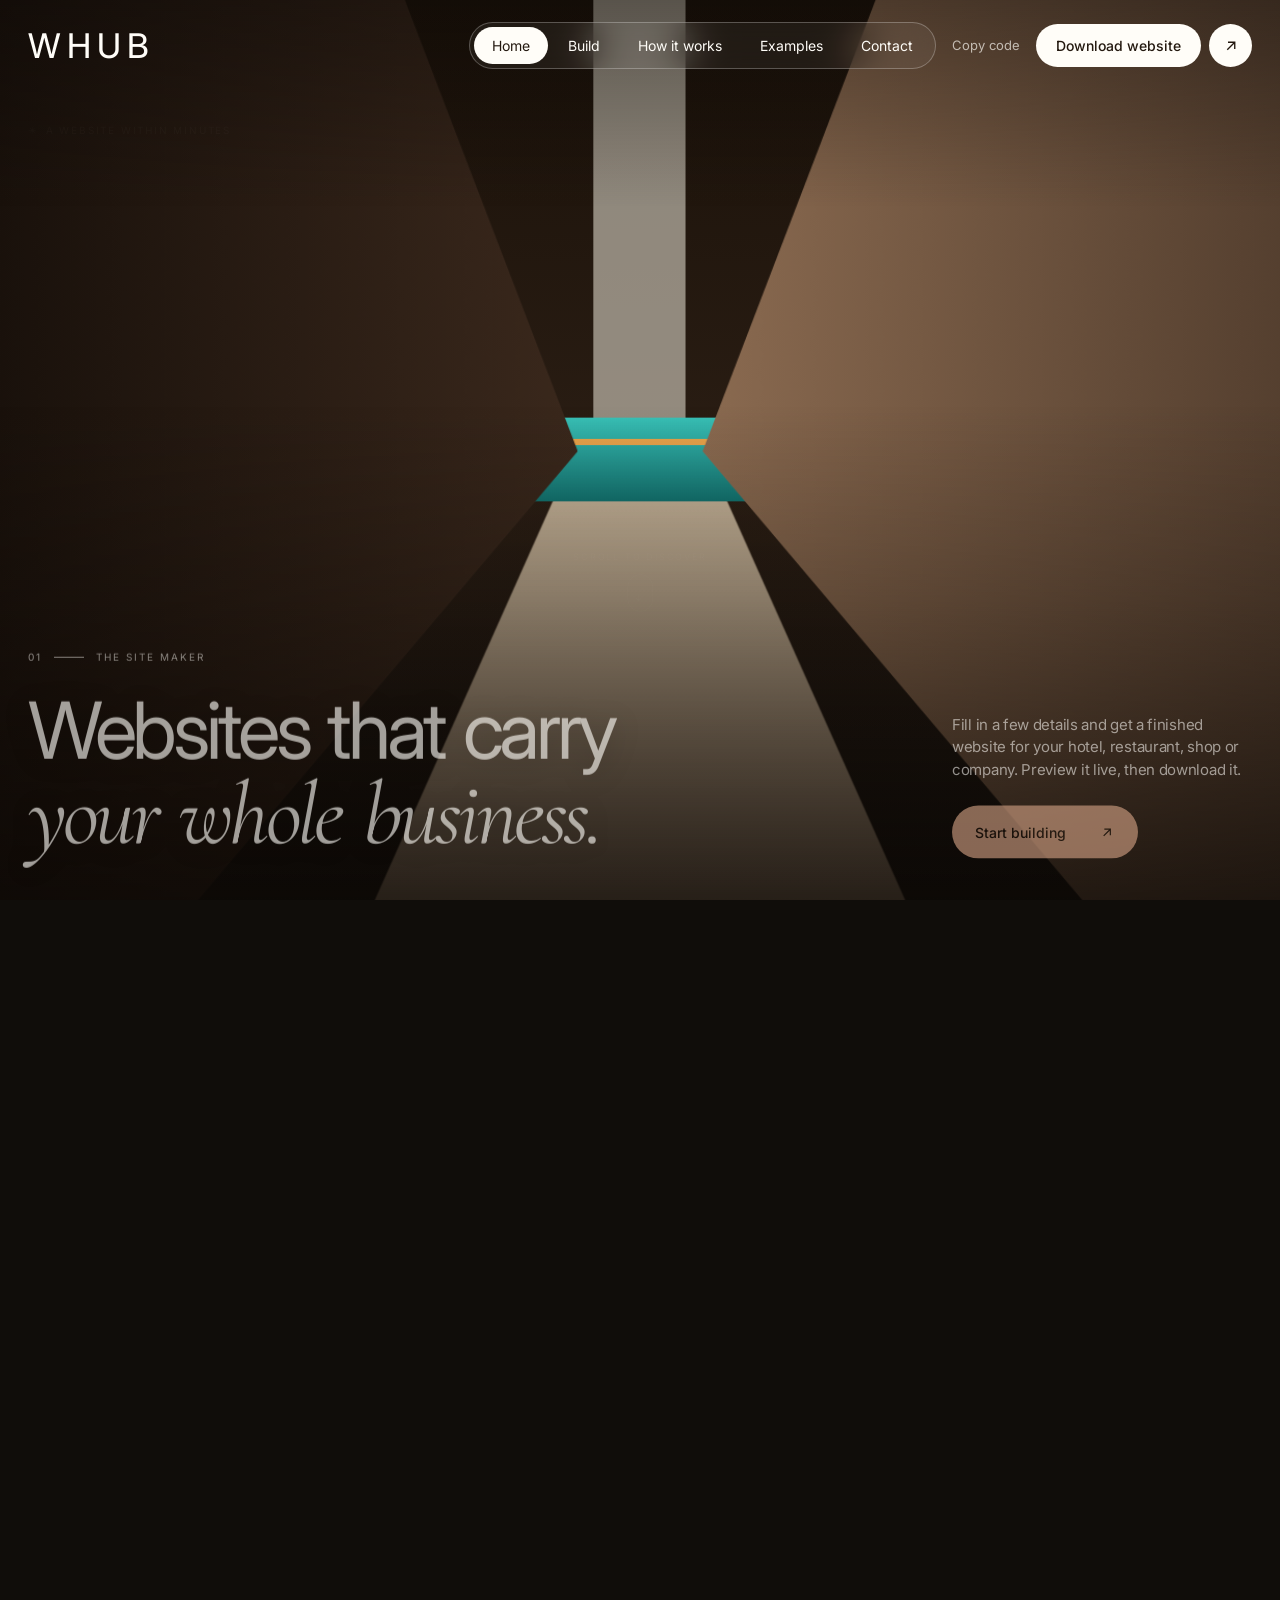
<file: public/assets/aistudio/whub-site-maker_2f488bea.html>
<!DOCTYPE html>
<html lang="en">
<head>
<meta charset="utf-8">
<meta name="viewport" content="width=device-width, initial-scale=1, viewport-fit=cover">
<meta name="theme-color" content="#100d0a">
<title>Whub Site Maker — A website within minutes</title>
<link rel="stylesheet" href="https://fonts.googleapis.com/css2?family=Inter:wght@400;450;500&family=Cormorant+Garamond:ital,wght@1,400&display=swap">
<style>
:root{--bg:#100d0a;--bg2:#1a140f;--card:#2a211a;--ink:#fffdf8;--muted:rgba(255,253,248,.66);--line:rgba(255,255,255,.2);--amber:#d6a486;--mint:#a9b99a;--ring:#f1c9a6;--ease:cubic-bezier(.22,1,.36,1);color-scheme:dark;box-sizing:border-box}
*,*::before,*::after{box-sizing:inherit}html{scroll-behavior:smooth}
body{margin:0;background:var(--bg);color:var(--ink);font:400 15px/1.5 Inter,sans-serif;-webkit-font-smoothing:antialiased;overflow-x:hidden}body.lock{overflow:hidden}
h1,h2,h3,p{margin:0}button,input,select,textarea{font:inherit;color:inherit}em{font-family:'Cormorant Garamond',serif;font-style:italic;font-weight:400}
:focus-visible{outline:2px solid var(--ring);outline-offset:3px}
.glass{background:rgba(238,240,226,.055);background-blend-mode:screen;backdrop-filter:blur(14px) saturate(1.12);-webkit-backdrop-filter:blur(14px) saturate(1.12);box-shadow:inset 0 1px 0 rgba(255,255,255,.06);position:relative;isolation:isolate}
.glass::before{content:"";position:absolute;inset:0;border-radius:inherit;padding:1.2px;background:linear-gradient(180deg,rgba(242,240,233,.5),rgba(242,240,233,.05) 30%,rgba(242,240,233,.05) 70%,rgba(242,240,233,.35));-webkit-mask:linear-gradient(#000 0 0) content-box,linear-gradient(#000 0 0);-webkit-mask-composite:xor;mask-composite:exclude;pointer-events:none;z-index:-1}
.hd{position:fixed;z-index:60;top:calc(22px + env(safe-area-inset-top,0px));left:28px;right:28px;display:flex;align-items:center;gap:8px}
.wm{font-weight:450;font-size:34px;letter-spacing:.18em;margin-right:auto;color:inherit;text-decoration:none;line-height:1}
.cap{display:flex;gap:2px;padding:4px;border-radius:50px;border:1px solid #ffffff42;background:#ffffff0e;backdrop-filter:blur(20px);-webkit-backdrop-filter:blur(20px)}
.cap a{font-size:14px;padding:8px 18px;border-radius:50px;color:inherit;text-decoration:none;transition:background .25s,color .25s}.cap a:hover{background:rgba(255,255,255,.12)}
.ivp,.ivr{height:43px;background:#fffdf8;color:#23180f;border:0;border-radius:50px;display:grid;place-items:center;font-size:14px;font-weight:500;cursor:pointer}.ivp{padding:0 20px}.ivr{width:43px}
.tbtn{background:none;border:0;font-size:13px;color:var(--muted);cursor:pointer;padding:8px}.tbtn:hover{color:var(--ink)}
.btn{display:inline-flex;align-items:center;justify-content:center;gap:8px;border:1px solid var(--line);background:transparent;border-radius:999px;padding:9px 18px;font-weight:500;font-size:14px;cursor:pointer;transition:transform .2s,background .2s}
.btn:hover{background:rgba(255,255,255,.08)}.btn:active,button:active{transform:scale(.97)}.btn.p{background:#d6a486;border-color:#d6a486;color:#23180f}.btn.p:hover{background:#e8bfa4}.btn[disabled]{opacity:.5;cursor:default}
/* hero */
.hero{position:relative;height:300vh;height:300svh;overflow:clip;isolation:isolate}.st3{position:sticky;top:0;height:100vh;height:100svh;overflow:hidden;--p:0;--mx:0;--my:0}
.scene{perspective:1100px;perspective-origin:50% 45%;position:absolute;inset:0;background:linear-gradient(180deg,#1a1109,#2b1e14 55%,#100d0a);z-index:-2;overflow:hidden}
.scene>i{position:absolute;display:block}
.sky{left:48%;width:4%;top:0;height:49%;background:rgba(205,198,185,.65)}
.fl{left:30%;right:30%;bottom:0;height:51%;background:linear-gradient(#cdbba0,#6d5a47);clip-path:polygon(40% 0,60% 0,100% 100%,0 100%)}
.pl{left:44%;right:44%;top:49.5%;height:3%;background:linear-gradient(#38c0b6,#12726f)}.st{left:42%;right:42%;top:49%;height:2px;background:#e7a24a}
.wl{left:0;top:0;bottom:0;width:48%;background:linear-gradient(90deg,#150e09,#3a281c);clip-path:polygon(0 0,72% 0,100% 50%,38% 100%,0 100%);transform:translate3d(calc(var(--p)*-34%),0,calc(var(--p)*420px)) rotateY(calc(var(--p)*22deg + var(--mx)*1.5deg));transform-origin:0 50%}
.wr{right:0;top:0;bottom:0;width:48%;background:linear-gradient(90deg,#8a6a50,#4e3a2b);clip-path:polygon(28% 0,100% 0,100% 100%,62% 100%,0 50%);transform:translate3d(calc(var(--p)*34%),0,calc(var(--p)*420px)) rotateY(calc(var(--p)*-22deg + var(--mx)*1.5deg));transform-origin:100% 50%}
@keyframes dl{to{transform:translateX(-9%)}}@keyframes dr{to{transform:translateX(9%)}}
.shade{position:absolute;inset:0;z-index:-1;background:linear-gradient(180deg,rgba(10,7,5,.4) 0%,transparent 23%,transparent 45%,rgba(12,8,5,.24) 66%,rgba(12,8,5,.76) 100%)}
.capt{position:absolute;left:28px;top:123px;font-size:10px;letter-spacing:.18em;color:rgba(255,253,248,.7)}.capt i{font-style:normal;margin-right:8px}
.hch{position:absolute;left:28px;bottom:32px}
.eb{display:flex;align-items:center;gap:12px;font-size:10px;letter-spacing:.2em;margin-bottom:27px;color:rgba(255,253,248,.8)}.eb u{width:30px;height:1px;background:currentColor;display:block}
h1{font-size:clamp(58px,6.16vw,94px);font-weight:400;line-height:.98;letter-spacing:-.055em;text-shadow:0 2px 30px rgba(0,0,0,.35)}
.l1,.l2{display:block;white-space:nowrap}.l2{font-family:'Cormorant Garamond',serif;font-style:italic;font-size:1.13em;line-height:.92;letter-spacing:-.045em;margin-top:6px}
.w{display:inline-block;margin-right:.24em;opacity:0;filter:blur(7px);transform:translateY(26px);animation:wi 1.1s var(--ease) forwards;animation-delay:calc(var(--i)*.09s + .4s)}.w:last-child{margin-right:0}
@keyframes wi{to{opacity:1;filter:none;transform:none}}
.hcc{position:absolute;right:28px;bottom:35px;width:300px;letter-spacing:-.02em;color:rgba(255,253,248,.9);opacity:calc(1 - var(--p)*2.4);transform:translate3d(0,calc(var(--p)*-40px),calc(var(--p)*-200px))}
.cta{display:inline-flex;align-items:center;gap:33px;margin-top:25px;background:#d6a486;color:#23180f;border:0;border-radius:99px;padding:16px 23px;font-size:14px;font-weight:500;cursor:pointer;transition:background .25s}.cta:hover{background:#e8bfa4}
.cue{position:absolute;left:50%;top:61%;transform:translateX(-50%);display:flex;flex-direction:column;align-items:center;gap:10px;font-size:9px;letter-spacing:.2em;color:rgba(255,253,248,.7);background:none;border:0;cursor:pointer}.cue b{width:26px;height:38px;border:1px solid rgba(255,253,248,.5);border-radius:20px;display:grid;place-items:end center;padding-bottom:6px;font-weight:400}
/* builder */
#build{position:relative;padding:92px 28px 28px;background:radial-gradient(ellipse 70% 42% at 50% 0%,rgba(143,155,130,.12),transparent 62%),var(--bg)}
.bh{max-width:1400px;margin:0 auto 22px}.bh .eye{font-size:10px;letter-spacing:.2em;color:rgba(255,253,248,.7);margin-bottom:14px}.bh h2{font-size:clamp(34px,4vw,56px);font-weight:400;letter-spacing:-.05em;line-height:1}.bh h2 em{font-size:1.13em}
.app{display:grid;grid-template-columns:400px 1fr;gap:20px;max-width:1400px;margin:0 auto;height:calc(100vh - 220px);height:calc(100svh - 220px);min-height:560px}
.ed{overflow:auto;padding:22px;border-radius:26px;border:1px solid #ffffff35}
.pv{display:flex;flex-direction:column;min-width:0;border-radius:26px;border:1px solid #ffffff35;overflow:hidden}
.tb{display:flex;gap:10px;align-items:center;justify-content:space-between;padding:12px 16px;border-bottom:1px solid var(--line);flex-wrap:wrap;font-size:13px;color:var(--muted)}
.seg{display:flex;border:1px solid var(--line);border-radius:999px;padding:3px}.seg button{border:0;background:none;border-radius:999px;padding:6px 14px;font-size:13px;cursor:pointer}.seg button.a{background:#fffdf8;color:#23180f}
.fr{flex:1;display:grid;padding:16px;overflow:auto}.fr iframe{width:100%;height:100%;border:0;background:#fff;border-radius:16px;margin:0 auto;transition:width .3s}.fr.m iframe{width:390px;max-width:100%}
fieldset{border:0;padding:0;margin:0 0 24px}legend{font:italic 400 26px 'Cormorant Garamond',serif;margin-bottom:10px;display:flex;gap:10px;align-items:center;padding:0}legend b{font:500 11px Inter;color:#23180f;background:#d6a486;border-radius:50%;width:22px;height:22px;display:grid;place-items:center}
label{display:block;font-size:13px;color:var(--muted);margin-top:12px}
input[type=text],input[type=email],input[type=tel],select,textarea{width:100%;margin-top:5px;background:rgba(255,255,255,.06);border:1px solid var(--line);border-radius:12px;padding:10px 12px}
select option{background:#251e19}textarea{resize:vertical}.cols{display:grid;grid-template-columns:1fr 1fr;gap:10px}
.tp{display:grid;grid-template-columns:repeat(3,1fr);gap:8px;margin-top:6px}.tp button{border:1px solid var(--line);border-radius:14px;padding:10px 6px;background:rgba(255,255,255,.04);font-size:13px;cursor:pointer}.tp button[aria-pressed=true]{border-color:#d6a486;background:rgba(214,164,134,.14)}
.sw{display:flex;gap:8px;flex-wrap:wrap;margin-top:8px;align-items:center}.sw button{width:30px;height:30px;border-radius:50%;border:2px solid transparent;cursor:pointer}.sw button[aria-pressed=true]{border-color:#fff;box-shadow:0 0 0 2px #251e19}.sw input{width:34px;height:30px;border:0;background:none;padding:0}
.ck{display:flex;flex-wrap:wrap;gap:8px 16px;margin-top:8px}.ck label{margin:0;display:flex;gap:6px;align-items:center;color:var(--ink)}.hint{font-size:12px;color:var(--muted);margin-top:6px}
.up{display:inline-flex;margin-top:6px;cursor:pointer}.up input{display:none}
.th{display:flex;gap:8px;flex-wrap:wrap;margin-top:8px}.th span{position:relative;width:64px;height:48px;border-radius:10px;background-size:cover;background-position:center;border:1px solid var(--line)}.th button{position:absolute;top:-6px;right:-6px;width:20px;height:20px;border-radius:50%;border:0;background:#fff;color:#000;cursor:pointer;font-size:12px;line-height:1}
.ai{width:100%;margin-bottom:10px;background:rgba(214,164,134,.14)}
.msg{font-size:13px;min-height:20px;margin-top:8px}.msg.o{color:var(--mint)}.msg.e{color:#e0a58a}
.how{border-radius:18px;padding:14px;font-size:13px;color:var(--muted);margin-top:14px;border:1px solid var(--line)}.how b{color:var(--ink);font-weight:500}
.tabs{display:none}
/* menu */
dialog.navd{border:0;padding:0;margin:0;width:100vw;height:100vh;height:100dvh;max-width:none;max-height:none;color:#fffdf8;background:radial-gradient(ellipse at 0% 100%,#594133 0%,transparent 65%),#251e19;overflow:auto}
dialog.navd[open]{display:flex;flex-direction:column;padding:24px 7vw 28px}dialog.navd::backdrop{background:#251e19}
.nvt{display:flex;justify-content:space-between;align-items:center}.close{border:1px solid rgba(255,253,248,.5);border-radius:24px;padding:10px 18px;font-size:13px;background:none;cursor:pointer}
.nvg{display:grid;grid-template-columns:1fr 1fr;gap:10%;padding-top:clamp(30px,6vh,64px)}
.nvi .e2{font-size:10px;letter-spacing:.2em;margin-bottom:26px;color:rgba(255,253,248,.7)}.nvi h2{font-size:clamp(46px,5.4vw,80px);font-weight:400;line-height:1;letter-spacing:-.05em}.nvi h2 em{font-size:1.13em}.nvp{margin-top:28px;font-size:16px;color:rgba(255,253,248,.7)}
.nvl{list-style:none;margin:0;padding:0}.nvl li{border-top:1px solid rgba(255,253,248,.18)}.nvl li:last-child{border-bottom:1px solid rgba(255,253,248,.18)}
.nvl button{width:100%;display:flex;align-items:center;gap:20px;padding:17px 0 21px;text-align:left;background:none;border:0;cursor:pointer}.nvl .num{font-size:11px;width:26px;color:rgba(255,253,248,.55)}.nvl .tt{flex:1;font-size:39px;letter-spacing:-.04em;line-height:1.1}.nvl small{display:block;font-size:12px;letter-spacing:0;color:rgba(255,253,248,.6);margin-top:4px}
.nvf{margin-top:auto;padding-top:32px;font-size:10px;letter-spacing:.18em;color:rgba(255,253,248,.7)}
.page[hidden]{display:none!important}.cap a.on{background:#fffdf8;color:#23180f}
.sub{padding:120px 28px 60px;max-width:1160px;margin:0 auto}.sub .bh{margin-left:0}
.g4{display:grid;grid-template-columns:repeat(4,1fr);gap:16px}.g3x{display:grid;grid-template-columns:repeat(3,1fr);gap:16px}
.sc{border-radius:26px;padding:24px;border:1px solid #ffffff35}.sc small{font-size:11px;letter-spacing:.14em;color:var(--muted)}.sc h3{font:400 26px Inter;letter-spacing:-.03em;margin:26px 0 8px}.sc p{color:var(--muted);font-size:14px;margin-bottom:16px}
.mk{height:120px;border-radius:16px;margin-bottom:18px;padding:14px;display:flex;flex-direction:column;justify-content:space-between;color:#fff}.mk i{display:block;width:54px;height:16px;border-radius:99px;background:rgba(255,255,255,.85)}
.faq{margin-top:40px;max-width:760px}details{border-bottom:1px solid var(--line);padding:18px 0}summary{cursor:pointer;font:400 22px Inter;letter-spacing:-.03em;list-style:none;display:flex;justify-content:space-between;gap:16px}summary::-webkit-details-marker{display:none}summary::after{content:"+";color:var(--amber)}details[open] summary::after{content:"−"}details p{color:var(--muted);margin-top:10px}
.cgx{display:grid;grid-template-columns:1fr 1fr;gap:48px;align-items:start}
@media(max-width:900px){.g4,.g3x,.cgx{grid-template-columns:1fr}.sub{padding:96px 18px 40px}}

.fl{transform:translate3d(0,0,calc(var(--p)*260px)) scale(calc(1 + var(--p)*.9));transform-origin:50% 0}
.pl,.st{transform:scale(calc(1 + var(--p)*13));transform-origin:50% 50%}.sky{transform:scale(calc(1 + var(--p)*5));transform-origin:50% 100%}
.scene::after{content:"";position:absolute;inset:0;background:radial-gradient(circle at 50% 50%,rgba(255,226,170,.95),rgba(214,164,134,.45) 40%,transparent 72%);opacity:clamp(0,calc((var(--p) - .6)*2.2),.9);pointer-events:none}
.hch{transform:translate3d(0,calc(var(--p)*-70px),calc(var(--p)*-260px));opacity:calc(1 - var(--p)*2.4);transform-origin:0 100%}
.capt,.cue{opacity:calc(1 - var(--p)*6)}
.hfin{position:absolute;left:50%;top:50%;transform:translate3d(-50%,-50%,0) scale(calc(.85 + var(--p)*.15));text-align:center;opacity:clamp(0,calc((var(--p) - .66)*4),1);pointer-events:none;width:min(700px,90%);color:#23180f}
.st3.fin .hfin{pointer-events:auto}.hfin h2{font-size:clamp(40px,6vw,84px);font-weight:400;letter-spacing:-.055em;line-height:.98}.hfin h2 em{font-size:1.13em}.hfin .cta{background:#23180f;color:#fffdf8}.hfin .eb{margin-bottom:18px}
.r3{transform:perspective(1000px) rotateX(calc(var(--t,0)*26deg + var(--ry,0)*1deg)) rotateY(calc(var(--rx,0)*1deg)) translateZ(calc(max(var(--t,0),var(--t,0)*-1)*-150px));opacity:calc(1 - max(var(--t,0),var(--t,0)*-1)*.85);transform-origin:50% 100%;transition:transform .2s linear;will-change:transform}
@media(prefers-reduced-motion:reduce){.hero{height:auto}.st3{position:relative}.hfin{display:none}.r3{transform:none!important;opacity:1!important}.fl,.pl,.st,.sky,.hch,.hcc,.wl,.wr{transform:none!important}.hch,.hcc,.capt,.cue{opacity:1!important}}
.sr{position:absolute;width:1px;height:1px;overflow:hidden;clip:rect(0 0 0 0);white-space:nowrap}
dialog.lab{border:1px solid #ffffff35;border-radius:26px;background:#1f1812;color:#fffdf8;max-width:760px;width:calc(100% - 28px);max-height:88vh;max-height:88dvh;padding:26px;overflow:auto}dialog.lab::backdrop{background:rgba(5,6,6,.72);backdrop-filter:blur(6px)}
.lab h2{font:italic 400 34px 'Cormorant Garamond',serif}.lab h3{font:450 17px Inter;letter-spacing:-.02em;margin:26px 0 4px}.lab p.mm{font-size:13px;color:var(--muted);margin:0 0 8px}
.lab ul{list-style:none;margin:0;padding:0}.lab li{display:flex;gap:12px;padding:9px 0;border-top:1px solid var(--line);font-size:14px}.lab li small{display:block;color:var(--muted);font-size:12px}
.ic{width:22px;height:22px;border-radius:50%;display:grid;place-items:center;font-size:12px;border:1px solid currentColor;flex:none}.lab li.p{color:var(--mint)}.lab li.f{color:#e0a58a}.lab li.n{color:var(--amber)}.lab li span+span{color:var(--ink)}
.sc0{display:flex;gap:18px;align-items:center;margin-top:16px;flex-wrap:wrap}.ring{width:96px;height:96px;border-radius:50%;display:grid;place-items:center;background:conic-gradient(var(--amber) calc(var(--v)*1%),rgba(255,255,255,.12) 0)}.ring b{width:76px;height:76px;border-radius:50%;background:#1f1812;display:grid;place-items:center;font:450 24px Inter}
.big{font:450 30px Inter;letter-spacing:-.03em}.lab .row{display:flex;gap:10px;flex-wrap:wrap;margin-top:18px}
@media(max-width:1100px){.cap a{font-size:13px;padding:8px 11px}}
@media(max-width:900px){.hd{left:18px;right:18px}.cap{display:none}.wm{font-size:30px}.capt{left:18px}
 .st3{display:flex;flex-direction:column;justify-content:flex-end;gap:27px;padding:0 18px 28px}.hch,.hcc{position:static;width:min(320px,90%)}.hch{width:auto}h1{font-size:clamp(48px,7.65vw,70px)}.cue{top:39%}
 #build{padding:84px 18px 18px}.app{display:block;height:auto;min-height:0}.ed{border-radius:22px}.pv{height:calc(100svh - 170px);min-height:420px;border-radius:22px}
 .tabs{display:flex;position:sticky;top:76px;z-index:20;margin-bottom:12px;border-radius:50px;border:1px solid #ffffff42;background:rgba(37,30,25,.85);backdrop-filter:blur(20px);padding:4px}.tabs button{flex:1;border:0;background:none;padding:9px;font-size:14px;border-radius:50px;cursor:pointer}.tabs button.a{background:#fffdf8;color:#23180f}
 body[data-v=edit] .pv{display:none}body[data-v=view] .ed{display:none}.h{display:none}.nvg{grid-template-columns:1fr}.nvl .tt{font-size:31px}.nvl small{font-size:11px}.nvl .num,.nvp{display:none}.nvi h2{font-size:44px}}
@media(max-width:560px){.ivp{display:none}.wm{font-size:28px}h1{font-size:clamp(40px,10.65vw,58px);letter-spacing:-.052em}.l2{font-size:1.1em}.hcc{font-size:15px;width:305px;max-width:100%}.cta{font-size:13px;padding:14px 21px}.capt{top:calc(94px + env(safe-area-inset-top,0px));font-size:8px}.cue{top:32%}.cols{grid-template-columns:1fr}}
@media(prefers-reduced-motion:reduce){*{animation:none!important;transition:none!important}.w,.hcc{opacity:1;filter:none;transform:none}.wl,.wr{animation:none!important}}
</style>
</head>
<body data-v="edit">
<header class="hd"><a class="wm" href="#home" aria-label="Whub home">WHUB</a>
 <nav class="cap" aria-label="Sections"><a href="#home">Home</a><a href="#builder">Build</a><a href="#how">How it works</a><a href="#examples">Examples</a><a href="#contact">Contact</a></nav>
 <button class="tbtn h" id="copy">Copy code</button><button class="ivp" id="dl">Download website</button>
 <button class="ivr" id="mn" aria-label="Open menu"><svg width="18" height="18" viewBox="0 0 24 24" fill="none" stroke="currentColor" stroke-width="1.8"><path d="M7 17 17 7M8 7h9v9"/></svg></button></header>
<section class="hero page" id="top" data-page="home"><div class="st3"><div class="scene" aria-hidden="true"><i class="sky"></i><i class="fl"></i><i class="pl"></i><i class="st"></i><i class="wl"></i><i class="wr"></i></div><div class="shade" aria-hidden="true"></div>
 <div class="capt"><i>✳</i>A WEBSITE WITHIN MINUTES</div>
 <div class="hch"><div class="eb"><b style="font-weight:450">01</b><u></u>THE SITE MAKER</div><h1><span class="l1"><span class="w" style="--i:0">Websites</span><span class="w" style="--i:1">that</span><span class="w" style="--i:2">carry</span></span><span class="l2"><span class="w" style="--i:3">your</span><span class="w" style="--i:4">whole</span><span class="w" style="--i:5">business.</span></span></h1></div>
 <div class="hcc"><p>Fill in a few details and get a finished website for your hotel, restaurant, shop or company. Preview it live, then download it.</p><button class="cta" data-go="builder">Start building <svg width="16" height="16" viewBox="0 0 24 24" fill="none" stroke="currentColor" stroke-width="1.8"><path d="M7 17 17 7M8 7h9v9"/></svg></button></div>
 <button class="cue" data-sc><span>SCROLL TO DISCOVER</span><b>↓</b></button>
 <div class="hfin"><p class="eb" style="justify-content:center;color:#23180f">READY WHEN YOU ARE</p><h2>Your turn.<br><em>Build the site.</em></h2><button class="cta" data-go="builder">Start building <svg width="16" height="16" viewBox="0 0 24 24" fill="none" stroke="currentColor" stroke-width="1.8"><path d="M7 17 17 7M8 7h9v9"/></svg></button></div></div></section>
<section id="build" class="page" data-page="builder" hidden><div class="bh"><p class="eye">THE BUILDER / 02</p><h2>Make it yours.<br><em>See it as you type.</em></h2></div>
<div class="tabs" role="tablist"><button class="a" data-t="edit">1 · Edit</button><button data-t="view">2 · Preview</button></div>
<div class="app">
<section class="ed glass" aria-label="Website editor">
 <button class="btn ai" id="ai" hidden>✦ Write the text for me</button>
 <fieldset><legend><b>1</b>Your business</legend>
  <label>Business type<select data-k="type"><option value="hotel">Hotel / homestay</option><option value="food">Restaurant / café</option><option value="company">Company / agency</option><option value="shop">Shop / store</option><option value="clinic">Clinic / services</option></select></label>
  <label>Business name<input type="text" data-k="name" placeholder="e.g. Maple House" autocomplete="organization"></label>
  <label>One-line tagline<input type="text" data-k="tag" placeholder="Shown in big text at the top"></label>
  <label>About your business<textarea data-k="about" rows="3" placeholder="Two or three friendly sentences"></textarea></label>
 </fieldset>
 <fieldset><legend><b>2</b>Look and feel</legend>
  <div class="tp" id="tp"><button data-tp="modern">Modern</button><button data-tp="classic">Classic</button><button data-tp="bold">Bold</button></div>
  <label>Pages</label><div class="tp" id="pgs"><button data-pg="single">One page</button><button data-pg="multi">Several pages</button></div>
  <label>Main color</label><div class="sw" id="sw"></div>
  <label>Top photo (optional)</label><label class="btn up">Choose a photo<input type="file" accept="image/*" id="hero"></label> <button class="btn" id="hero-x" hidden>Remove</button>
 </fieldset>
 <fieldset><legend><b>3</b>What you offer</legend>
  <label><span id="il">Rooms</span> — one per line: Name | Description | Price<textarea data-k="items" rows="6" id="items"></textarea></label>
  <p class="hint">Leave empty to see example content. Up to 8 lines.</p>
  <label>Photo gallery (up to 6 photos)</label><label class="btn up">Add photos<input type="file" accept="image/*" multiple id="gal"></label><div class="th" id="th"></div>
  <div class="ck" id="ck"><label><input type="checkbox" data-s="about" checked>About</label><label><input type="checkbox" data-s="items" checked>Offer</label><label><input type="checkbox" data-s="gallery" checked>Gallery</label><label><input type="checkbox" data-s="contact" checked>Contact</label></div>
 </fieldset>
 <fieldset><legend><b>4</b>How people reach you</legend>
  <div class="cols"><label>Phone<input type="tel" data-k="phone" placeholder="+1 555 0100"></label><label>WhatsApp number<input type="tel" data-k="wa" placeholder="with country code"></label></div>
  <label>Email<input type="email" data-k="email" placeholder="hello@yourbusiness.com"></label>
  <label>Address<input type="text" data-k="addr" placeholder="Street, city"></label>
  <label>Google Maps link<input type="text" data-k="map" placeholder="https://maps.google.com/…"></label>
  <label>Instagram username<input type="text" data-k="ig" placeholder="yourbusiness"></label>
 </fieldset>
 <fieldset><legend><b>5</b>Test it like a scientist</legend>
  <p class="hint" style="margin:0 0 10px">Measure how readable, accessible and light your website is. Great for a science fair.</p><button class="btn p" id="labbtn" style="width:100%">Run lab tests</button>
 </fieldset>
 <fieldset><legend><b>6</b>Get your website</legend>
  <button class="btn p" id="dl2" style="width:100%">Download website file</button><div class="msg" id="ms" role="status" aria-live="polite"></div>
  <div class="how glass" id="golive"><b>How to put it online for free:</b> download the file, then drag it onto <b>app.netlify.com/drop</b> or upload it to GitHub Pages. Your site gets its own link in a minute. Buy a domain name later if you want yourname.com.</div>
 </fieldset>
</section>
<section class="pv glass" aria-label="Live preview"><div class="tb"><span style="font-size:13px;color:var(--muted)">Live preview — updates as you type</span><label style="margin:0;display:flex;gap:8px;align-items:center;color:var(--muted)">Vision test <select id="cbs" aria-label="Colour vision simulator" style="width:auto;margin:0;padding:6px 10px"><option value="">Normal vision</option><option value="prot">Protanopia (no red)</option><option value="deut">Deuteranopia (no green)</option><option value="trit">Tritanopia (no blue)</option><option value="achr">Achromatopsia (no colour)</option></select></label><div class="seg" id="seg"><button class="a" data-d="d">Desktop</button><button data-d="m">Phone</button></div></div><div class="fr" id="fr"><iframe id="pf" title="Website preview" sandbox="allow-scripts allow-popups allow-popups-to-escape-sandbox"></iframe></div></section>
</div>
</section>

<section class="page sub" data-page="how" hidden><div class="bh"><p class="eye">HOW IT WORKS / 03</p><h2>Four steps.<br><em>No code, no stress.</em></h2></div>
<div class="g4"><article class="sc glass"><small>01</small><h3>Tell us</h3><p>Pick a business type, then add your name, photos and contact details.</p></article><article class="sc glass"><small>02</small><h3>Watch it appear</h3><p>The preview updates as you type, in desktop and phone views.</p></article><article class="sc glass"><small>03</small><h3>Download</h3><p>You get one website file that belongs to you. Make it one page or several.</p></article><article class="sc glass"><small>04</small><h3>Go live</h3><p>Drag the file onto a free host such as Netlify Drop or GitHub Pages to get a link.</p></article></div>
<div class="faq"><details><summary>Is it free to use?</summary><p>Making and downloading a site here costs nothing. Hosting and a custom domain name are separate and are bought from the host you choose.</p></details><details><summary>Do I need to know how to code?</summary><p>No. You fill in simple boxes and the website is written for you.</p></details><details><summary>Can I change my site later?</summary><p>Yes. Open the builder again, change anything and download a new file. Your last draft is kept in this browser.</p></details><details><summary>Who owns the website?</summary><p>You do. The file is yours to keep, move or edit.</p></details></div></section>
<section class="page sub" data-page="examples" hidden><div class="bh"><p class="eye">EXAMPLES / 04</p><h2>Three looks.<br><em>Make any of them yours.</em></h2></div>
<div class="g3x"><article class="sc glass"><div class="mk" style="background:linear-gradient(135deg,#d98b3a,#5a3a14)"><b style="font-size:20px">Maple House</b><i></i></div><h3>Modern</h3><p>Clean, friendly and bright. Good for most businesses.</p><button class="btn p" data-tpl="modern">Build with this look</button></article>
<article class="sc glass"><div class="mk" style="background:linear-gradient(135deg,#7a5a3a,#2b2118);font-family:Georgia,serif"><b style="font-size:20px;font-weight:400">Maple House</b><i></i></div><h3>Classic</h3><p>Warm and elegant, with serif headings. Good for hotels and restaurants.</p><button class="btn p" data-tpl="classic">Build with this look</button></article>
<article class="sc glass"><div class="mk" style="background:#0d0d0f;border:1px solid #333"><b style="font-size:20px;text-transform:uppercase;letter-spacing:.04em">Maple House</b><i style="background:#d6a486"></i></div><h3>Bold</h3><p>Dark and confident, with big capital headings. Good for shops and agencies.</p><button class="btn p" data-tpl="bold">Build with this look</button></article></div></section>
<section class="page sub" data-page="contact" hidden><div class="cgx"><div><div class="bh"><p class="eye">CONTACT / 05</p><h2>Let’s talk.<br><em>We reply to every note.</em></h2></div><p class="nvp" style="display:block">Questions about Whub, or want us to build your site for you? Send a few lines and we will get back to you.</p><p style="margin-top:14px"><a id="we" href="#" style="color:var(--amber)"></a></p></div>
<form class="sc glass" id="cf2" novalidate><label>Your name<input type="text" name="n" autocomplete="name"></label><label>Email<input type="email" name="e" autocomplete="email"></label><label>A few lines about your business<textarea name="m" rows="5"></textarea></label><button class="btn p" style="margin-top:16px;width:100%">Prepare my message</button><div class="msg" id="cm" role="status" aria-live="polite"></div></form></div></section>
<dialog class="navd" id="nav" aria-label="Navigation"><div class="nvt"><span class="wm">WHUB</span><button class="close" id="cl">Close ✕</button></div>
<div class="nvg"><div class="nvi"><p class="e2">A WEBSITE WITHIN MINUTES.</p><h2>Come as you are.<br><em>Leave with a website.</em></h2><p class="nvp">No code. No cost to try.<br>Take your time making it yours.</p></div>
<ul class="nvl"><li><button data-go="home"><span class="num">01</span><span class="tt">Home<small>What Whub does</small></span>↗</button></li><li><button data-go="builder"><span class="num">02</span><span class="tt">Build<small>Fill in, watch it appear</small></span>↗</button></li><li><button data-go="how"><span class="num">03</span><span class="tt">How it works<small>Four simple steps</small></span>↗</button></li><li><button data-go="examples"><span class="num">04</span><span class="tt">Examples<small>Three looks to start from</small></span>↗</button></li><li><button data-go="contact"><span class="num">05</span><span class="tt">Contact<small>Talk to the team</small></span>↗</button></li></ul></div>
<div class="nvf">A WEBSITE FOR EVERY BUSINESS</div></dialog>
<svg width="0" height="0" style="position:absolute" aria-hidden="true" focusable="false"><defs>
<filter id="cb-prot" color-interpolation-filters="sRGB"><feColorMatrix type="matrix" values="0.567 0.433 0 0 0  0.558 0.442 0 0 0  0 0.242 0.758 0 0  0 0 0 1 0"/></filter>
<filter id="cb-deut" color-interpolation-filters="sRGB"><feColorMatrix type="matrix" values="0.625 0.375 0 0 0  0.7 0.3 0 0 0  0 0.3 0.7 0 0  0 0 0 1 0"/></filter>
<filter id="cb-trit" color-interpolation-filters="sRGB"><feColorMatrix type="matrix" values="0.95 0.05 0 0 0  0 0.433 0.567 0 0  0 0.475 0.525 0 0  0 0 0 1 0"/></filter>
<filter id="cb-achr" color-interpolation-filters="sRGB"><feColorMatrix type="matrix" values="0.299 0.587 0.114 0 0  0.299 0.587 0.114 0 0  0.299 0.587 0.114 0 0  0 0 0 1 0"/></filter></defs></svg>
<dialog class="lab" id="lab" aria-labelledby="labt"><div style="display:flex;justify-content:space-between;align-items:center;gap:12px"><h2 id="labt">Lab report</h2><button class="close" id="labx">Close ✕</button></div><div id="labb"></div></dialog>
<script>
(function(){
var $=function(s){return document.querySelector(s)},$$=function(s){return [].slice.call(document.querySelectorAll(s))};
var PR={
 hotel:{name:'Your Hotel',lab:'Rooms',cta:'Book your stay',tag:'A comfortable stay with a warm welcome',about:'Welcome to our home away from home. Enjoy clean rooms, friendly service and a peaceful stay, close to everything you came to see.',items:'Standard Room | Comfortable bed, AC and free WiFi | From 40\nDeluxe Room | More space, a view and breakfast included | From 60\nFamily Room | Sleeps four with a small sitting area | From 80'},
 food:{name:'Your Restaurant',lab:'Menu highlights',cta:'Reserve a table',tag:'Fresh food, made with care',about:'We cook with fresh local ingredients and serve every plate with care. Come hungry, leave happy, and bring someone you love.',items:'House Special | Our most loved dish, made fresh daily | 12\nChef’s Salad | Crisp seasonal vegetables and house dressing | 8\nDessert of the Day | Ask your server what is fresh today | 6'},
 company:{name:'Your Company',lab:'Our services',cta:'Get in touch',tag:'Solutions that help your business grow',about:'We are a team that listens first and delivers on time. Tell us what you need and we will make it simple, reliable and professional.',items:'Consulting | Clear advice for your next step | \nImplementation | We build it and make sure it works | \nSupport | Friendly help whenever you need it | '},
 shop:{name:'Your Shop',lab:'Featured products',cta:'Visit the shop',tag:'Quality products, friendly prices',about:'We pick every product with care so you can shop with confidence. Visit us in store or send a message to order.',items:'Best Seller | The one everyone asks for | 25\nNew Arrival | Fresh in this week | 30\nGift Set | Ready to wrap and give | 45'},
 clinic:{name:'Your Clinic',lab:'Our services',cta:'Book an appointment',tag:'Caring help, close to home',about:'Our friendly team is here to help you feel your best. Book a visit and we will take the time to listen and explain.',items:'Consultation | A calm first visit to understand your needs | \nFollow-up | Check progress and adjust your plan | \nFamily Care | Support for the whole family | '}};
var COL=['#d98b3a','#2f8f83','#c2465a','#3b6fd1','#6b4fbb','#2a2a2a'];
var d={type:'hotel',pages:'single',name:'',tag:'',about:'',template:'modern',color:COL[0],items:'',phone:'',wa:'',email:'',addr:'',map:'',ig:'',hero:'',gallery:[],show:{about:1,items:1,gallery:1,contact:1}};
function sv(){try{localStorage.setItem('whub_site',JSON.stringify(d))}catch(e){}}
try{var s0=localStorage.getItem('whub_site');if(s0)d=Object.assign(d,JSON.parse(s0))}catch(e){}
function esc(s){return String(s==null?'':s).replace(/[&<>"']/g,function(c){return{'&':'&amp;','<':'&lt;','>':'&gt;','"':'&quot;',"'":'&#39;'}[c]})}
function ink(h){var n=parseInt(h.slice(1),16),r=n>>16,g=n>>8&255,b=n&255;return (.299*r+.587*g+.114*b)>165?'#111':'#fff'}
function mix(h,k){var n=parseInt(h.slice(1),16);return 'rgb('+Math.round((n>>16)*k)+','+Math.round((n>>8&255)*k)+','+Math.round((n&255)*k)+')'}
var TP={modern:{bg:'#ffffff',ink:'#14202b',card:'#f3f5f8',mut:'#5b6773',r:'18px',hf:'system-ui,-apple-system,Segoe UI,sans-serif',hw:'800',up:'none',ctr:0,ph:'110px 24px 90px'},
 classic:{bg:'#faf6ee',ink:'#2b2118',card:'#ffffff',mut:'#6d5e4e',r:'4px',hf:'Georgia,Times New Roman,serif',hw:'400',up:'none',ctr:1,ph:'120px 24px 100px'},
 bold:{bg:'#0d0d0f',ink:'#f5f5f5',card:'#1a1a1d',mut:'#a6a6ad',r:'0',hf:'Impact,Arial Black,system-ui,sans-serif',hw:'400',up:'uppercase',ctr:0,ph:'140px 24px 110px'}};
function parse(t){return t.split('\n').map(function(l){var p=l.split('|').map(function(x){return x.trim()});return{n:p[0],d:p[1]||'',p:p[2]||''}}).filter(function(x){return x.n}).slice(0,8)}
function gen(){
 var P=PR[d.type],t=TP[d.template],c=d.color,n=d.name||P.name,tag=d.tag||P.tag,ab=d.about||P.about,it=parse(d.items||P.items),bi=ink(c),sh=d.show,wa=(d.wa||'').replace(/\D/g,'');
 var hero=d.hero?'linear-gradient(rgba(0,0,0,.5),rgba(0,0,0,.6)),url('+d.hero+') center/cover':'linear-gradient(135deg,'+c+','+mix(c,.38)+')';
 var css='*{box-sizing:border-box}html{scroll-behavior:smooth}body{margin:0;font:16px/1.65 system-ui,-apple-system,Segoe UI,sans-serif;background:'+t.bg+';color:'+t.ink+'}a{color:inherit}'
 +'.w{max-width:1040px;margin:0 auto;padding:0 24px}nav{position:fixed;top:0;left:0;right:0;z-index:9;background:'+(d.template==='bold'?'rgba(13,13,15,.85)':'rgba(255,255,255,.0)')+';backdrop-filter:blur(8px)}nav .w{display:flex;justify-content:space-between;align-items:center;height:64px}nav b{font:'+t.hw+' 20px '+t.hf+';color:#fff;text-transform:'+t.up+'}nav a.l{color:#fff;text-decoration:none;font-size:14px;margin-left:20px;opacity:.9}'
 +'.hero{background:'+hero+';color:#fff;padding:'+t.ph+';'+(t.ctr?'text-align:center':'')+'}.hero h1{font:'+t.hw+' clamp(2.4rem,7vw,4.6rem)/1.05 '+t.hf+';margin:0;text-transform:'+t.up+';max-width:780px;'+(t.ctr?'margin:0 auto':'')+'}.hero p{font-size:1.2rem;opacity:.92;max-width:560px;margin:18px 0 30px;'+(t.ctr?'margin:18px auto 30px':'')+'}'
 +'.b{display:inline-block;background:'+c+';color:'+bi+';padding:14px 28px;border-radius:'+(t.r==='0'?'0':'99px')+';font-weight:700;text-decoration:none}section{padding:72px 0}h2{font:'+t.hw+' 2rem '+t.hf+';margin:0 0 20px;text-transform:'+t.up+'}h2::after{content:"";display:block;width:48px;height:4px;background:'+c+';margin-top:12px}'
 +'.g{display:grid;grid-template-columns:repeat(auto-fit,minmax(240px,1fr));gap:18px}.cd{background:'+t.card+';border-radius:'+t.r+';padding:24px;border:1px solid rgba(128,128,128,.18)}.cd h3{margin:0 0 6px;font:'+(d.template==='modern'?'700':'400')+' 1.2rem '+t.hf+'}.cd p{margin:0;color:'+t.mut+';font-size:.95rem}.pr{display:inline-block;margin-top:12px;font-weight:700;color:'+c+'}'
 +'.gal{display:grid;grid-template-columns:repeat(auto-fit,minmax(200px,1fr));gap:12px}.gal img{width:100%;aspect-ratio:4/3;object-fit:cover;border-radius:'+t.r+'}'
 +'.ct{background:'+t.card+'}.ct ul{list-style:none;padding:0;margin:0;display:grid;gap:12px}.ct a{text-decoration:none;font-weight:600}footer{padding:28px 0;text-align:center;font-size:.85rem;color:'+t.mut+'}'
 +'.wa{position:fixed;right:18px;bottom:18px;width:54px;height:54px;border-radius:50%;background:#25d366;color:#fff;display:grid;place-items:center;font-size:26px;text-decoration:none;box-shadow:0 6px 20px rgba(0,0,0,.3);z-index:10}@media(max-width:600px){nav a.l{display:none}}';
 var M=d.pages==='multi',MX=M?'nav{background:'+t.bg+';border-bottom:1px solid rgba(128,128,128,.25)}nav b,nav a.l{color:'+t.ink+'}nav a.l.on{opacity:1;text-decoration:underline}.pg{padding-top:64px}#home{padding-top:0}@media(max-width:600px){nav .w{height:auto;flex-wrap:wrap;gap:6px;padding-top:10px;padding-bottom:10px}nav a.l{display:inline;margin-left:0;margin-right:14px}.pg{padding-top:92px}#home{padding-top:0}}':'';
 var h='<!DOCTYPE html><html lang="en"><head><meta charset="utf-8"><meta name="viewport" content="width=device-width,initial-scale=1"><title>'+esc(n)+'</title><meta name="description" content="'+esc(tag)+'"><style>'+css+MX+'</style></head><body>';
 var ID=function(x){return M?'':' id="'+x+'"'},hasG=sh.gallery&&d.gallery.length,hasI=sh.items&&it.length;
 var card=function(x){return '<div class="cd"><h3>'+esc(x.n)+'</h3><p>'+esc(x.d)+'</p>'+(x.p?'<span class="pr">'+esc(x.p)+'</span>':'')+'</div>'};
 var sAbout=function(full){var tx=full||ab.length<190?ab:ab.slice(0,180).replace(/\s+\S*$/,'')+'…';return '<section'+ID('about')+'><div class="w"><h2>About us</h2><p style="max-width:680px;color:'+t.mut+'">'+esc(tx)+'</p>'+(!full&&ab.length>=190?'<p style="margin-top:16px"><a href="#about" style="color:'+c+';font-weight:700">More about us →</a></p>':'')+'</div></section>'};
 var sOffer=function(lim){return '<section'+ID('offer')+' style="background:'+(d.template==='bold'?'#131316':'rgba(128,128,128,.06)')+'"><div class="w"><h2>'+esc(P.lab)+'</h2><div class="g">'+(lim?it.slice(0,lim):it).map(card).join('')+'</div>'+(lim&&it.length>lim?'<p style="margin-top:22px"><a class="b" href="#offer">See all</a></p>':'')+'</div></section>'};
 var sGal='<section'+ID('gallery')+'><div class="w"><h2>Gallery</h2><div class="gal">'+d.gallery.map(function(g){return '<img src="'+g+'" alt="'+esc(n)+' photo">'}).join('')+'</div></div></section>';
 var L='';if(d.phone)L+='<li>📞 <a href="tel:'+esc(d.phone.replace(/[^\d+]/g,''))+'">'+esc(d.phone)+'</a></li>';if(wa)L+='<li>💬 <a href="https://wa.me/'+wa+'">Chat on WhatsApp</a></li>';if(d.email)L+='<li>✉️ <a href="mailto:'+esc(d.email)+'">'+esc(d.email)+'</a></li>';if(d.addr)L+='<li>📍 '+(d.map?'<a href="'+esc(d.map)+'">'+esc(d.addr)+'</a>':esc(d.addr))+'</li>';if(d.ig)L+='<li>📷 <a href="https://instagram.com/'+esc(d.ig.replace(/^@/,''))+'">@'+esc(d.ig.replace(/^@/,''))+'</a></li>';
 var sCont='<section class="ct"'+ID('contact')+'><div class="w"><h2>Contact us</h2><ul>'+(L||'<li style="color:'+t.mut+'">Add your phone, email or WhatsApp to show how people can reach you.</li>')+'</ul></div></section>';
 var NV=[];if(M)NV.push(['home','Home']);if(sh.about)NV.push(['about','About']);if(hasI)NV.push(['offer',P.lab]);if(hasG)NV.push(['gallery','Gallery']);if(sh.contact)NV.push(['contact','Contact']);
 h+='<nav><div class="w"><b>'+esc(n)+'</b><div>'+NV.map(function(x){return '<a class="l" href="#'+x[0]+'">'+esc(x[1])+'</a>'}).join('')+'</div></div></nav>';
 var hr='<header class="hero"><div class="w"><h1>'+esc(tag)+'</h1><p>'+esc(n)+'</p><a class="b" href="#'+(sh.contact?'contact':'home')+'">'+esc(P.cta)+'</a></div></header>';
 if(!M){h+=hr+(sh.about?sAbout(1):'')+(hasI?sOffer(0):'')+(hasG?sGal:'')+(sh.contact?sCont:'')}
 else{var pg=function(i,x){return '<div class="pg" id="'+i+'" hidden>'+x+'</div>'};h+=pg('home',hr+(hasI?sOffer(3):'')+(sh.about?sAbout(0):''))+(sh.about?pg('about',sAbout(1)):'')+(hasI?pg('offer',sOffer(0)):'')+(hasG?pg('gallery',sGal):'')+(sh.contact?pg('contact',sCont):'')}
 h+='<footer>© '+new Date().getFullYear()+' '+esc(n)+'. Made with Whub.</footer>'+(wa?'<a class="wa" href="https://wa.me/'+wa+'" aria-label="Chat on WhatsApp">💬</a>':'');
 if(M)h+='<script>(function(){var P=[].slice.call(document.querySelectorAll(".pg")),A=[].slice.call(document.querySelectorAll("nav a.l"));function r(){var k=(location.hash||"#home").slice(1),f=0;P.forEach(function(p){var o=p.id===k;p.hidden=!o;if(o)f=1});if(!f){P[0].hidden=false;k="home"}A.forEach(function(a){a.className="l"+(a.getAttribute("href")==="#"+k?" on":"")});scrollTo(0,0)}addEventListener("hashchange",r);r()})()</'+'script>';
 h+='</body></html>';
 return h}
var pf=$('#pf'),tm;function render(){clearTimeout(tm);tm=setTimeout(function(){pf.srcdoc=gen();sv()},150)}
/* bindings */
function lab(){$('#il').textContent=PR[d.type].lab;$('#items').placeholder=PR[d.type].items;$$('[data-k]').forEach(function(el){var k=el.dataset.k;if(k==='tag')el.placeholder=PR[d.type].tag;if(k==='name')el.placeholder=PR[d.type].name})}
$$('[data-k]').forEach(function(el){el.value=d[el.dataset.k]||'';el.addEventListener('input',function(){d[el.dataset.k]=el.value;if(el.dataset.k==='type')lab();render()})});
$$('[data-s]').forEach(function(el){el.checked=!!d.show[el.dataset.s];el.addEventListener('change',function(){d.show[el.dataset.s]=el.checked?1:0;render()})});
$$('#pgs button').forEach(function(b){b.onclick=function(){d.pages=b.dataset.pg;mark();render()}});
$$('#tp button').forEach(function(b){b.onclick=function(){d.template=b.dataset.tp;mark();render()}});
var sw=$('#sw');sw.innerHTML=COL.map(function(c){return '<button style="background:'+c+'" data-c="'+c+'" aria-label="Color '+c+'"></button>'}).join('')+'<input type="color" id="cc" aria-label="Pick any color">';
sw.addEventListener('click',function(e){var b=e.target.closest('[data-c]');if(b){d.color=b.dataset.c;mark();render()}});$('#cc').addEventListener('input',function(e){d.color=e.target.value;mark();render()});
function mark(){$$('#pgs button').forEach(function(b){b.setAttribute('aria-pressed',b.dataset.pg===d.pages)});$$('#tp button').forEach(function(b){b.setAttribute('aria-pressed',b.dataset.tp===d.template)});$$('#sw [data-c]').forEach(function(b){b.setAttribute('aria-pressed',b.dataset.c===d.color)});$('#cc').value=d.color}
function img(f,max,cb){var r=new FileReader();r.onload=function(){var im=new Image();im.onload=function(){var k=Math.min(1,max/Math.max(im.width,im.height)),c=document.createElement('canvas');c.width=Math.round(im.width*k);c.height=Math.round(im.height*k);c.getContext('2d').drawImage(im,0,0,c.width,c.height);cb(c.toDataURL('image/jpeg',.8))};im.src=r.result};r.readAsDataURL(f)}
$('#hero').onchange=function(e){var f=e.target.files[0];if(f)img(f,1600,function(u){d.hero=u;$('#hero-x').hidden=false;render()})};
$('#hero-x').hidden=!d.hero;$('#hero-x').onclick=function(){d.hero='';this.hidden=true;$('#hero').value='';render()};
function th(){$('#th').innerHTML=d.gallery.map(function(g,i){return '<span style="background-image:url('+g+')"><button data-x="'+i+'" aria-label="Remove photo">×</button></span>'}).join('')}
$('#gal').onchange=function(e){var fs=[].slice.call(e.target.files).slice(0,6-d.gallery.length),n=fs.length;if(!n)return;fs.forEach(function(f){img(f,1000,function(u){d.gallery.push(u);if(--n===0){th();render()}})});e.target.value=''};
$('#th').addEventListener('click',function(e){var b=e.target.closest('[data-x]');if(b){d.gallery.splice(+b.dataset.x,1);th();render()}});
$$('#seg button').forEach(function(b){b.onclick=function(){$$('#seg button').forEach(function(x){x.className=''});b.className='a';$('#fr').className='fr'+(b.dataset.d==='m'?' m':'')}});
$$('.tabs button').forEach(function(b){b.onclick=function(){$$('.tabs button').forEach(function(x){x.className=''});b.className='a';document.body.dataset.v=b.dataset.t}});
/* save / copy */
var ms=$('#ms');function say(t,k){ms.className='msg '+k;ms.textContent=t}
var DL=null;
function slug(){return (d.name||PR[d.type].name).toLowerCase().replace(/[^a-z0-9]+/g,'-').replace(/^-|-$/g,'')||'my-website'}
function save(){if(!DL){say('Downloads are not available in this view. Use Copy code and save it as index.html.','e');return}
 DL.save({filename:slug()+'.html',data:gen()}).then(function(){say('Saved! Now upload that file to a free host to go live.','o')},function(er){say(er&&er.code==='declined'?'No problem. Download whenever you are ready.':'Could not save here. Try Copy code instead.','e')})}
$('#dl').onclick=save;$('#dl2').onclick=save;
$('#copy').onclick=function(){var b=this;(navigator.clipboard?navigator.clipboard.writeText(gen()):Promise.reject()).then(function(){b.textContent='Copied!';setTimeout(function(){b.textContent='Copy code'},1800)},function(){b.textContent='Copy blocked';setTimeout(function(){b.textContent='Copy code'},1800)})};
/* capabilities */
if(window.claude&&claude.use){
 claude.use('downloads').then(function(x){DL=x},function(){});
 claude.use('sample').then(function(S){if(!S)return;var b=$('#ai');b.hidden=false;b.onclick=function(){
  var nm=d.name||'a small business',tp=$('[data-k=type] option:checked').textContent;b.disabled=true;b.textContent='Writing…';
  S.json('Write website text for a business called "'+nm+'" (type: '+tp+'). Reply with ONLY JSON: {"tagline":"max 8 words","about":"two friendly sentences","items":[{"name":"","desc":"one short sentence","price":""}]} with 5 items for '+PR[d.type].lab.toLowerCase()+'. Leave price empty unless it is natural; never invent currency symbols.').then(function(r){
   d.tag=r.tagline||d.tag;d.about=r.about||d.about;if(r.items&&r.items.length)d.items=r.items.slice(0,8).map(function(x){return [x.name,x.desc,x.price||''].join(' | ')}).join('\n');
   $$('[data-k]').forEach(function(el){el.value=d[el.dataset.k]||''});render()}).catch(function(){say('The AI writer is not available right now. You can type your own text.','e')}).then(function(){b.disabled=false;b.textContent='✦ Write the text for me'})}},function(){})}

var dg=$('#nav'),op=null;$('#mn').onclick=function(){op=document.activeElement;document.body.classList.add('lock');dg.showModal()};
function cn(){dg.close()}$('#cl').onclick=cn;dg.addEventListener('close',function(){document.body.classList.remove('lock');if(op&&op.focus)op.focus()});
var PGS=[].slice.call(document.querySelectorAll('.page')),NA=[].slice.call(document.querySelectorAll('.cap a')),WE='hello@yourdomain.com';
function route(){var k=(location.hash||'#home').slice(1),f=0;PGS.forEach(function(p){var o=p.dataset.page===k;p.hidden=!o;if(o)f=1});if(!f){PGS[0].hidden=false;k='home'}NA.forEach(function(a){a.classList.toggle('on',a.getAttribute('href')==='#'+k)});scrollTo(0,0);if(k==='builder')pf.srcdoc=gen()}
addEventListener('hashchange',route);
document.addEventListener('click',function(e){var tp=e.target.closest('[data-tpl]');if(tp){d.template=tp.dataset.tpl;mark();render();location.hash='builder';return}if(e.target.closest('[data-sc]')){scrollBy({top:innerHeight*1.2,behavior:'smooth'});return}var g=e.target.closest('[data-go]');if(!g)return;if(dg.open)cn();location.hash=g.dataset.go});
$('#we').textContent=WE;$('#we').href='mailto:'+WE;
$('#cf2').addEventListener('submit',function(e){e.preventDefault();var f=e.target.elements,m=$('#cm');if(!f.n.value.trim()||!/^\S+@\S+\.\S+$/.test(f.e.value)||!f.m.value.trim()){m.className='msg e';m.textContent='Please add your name, a valid email and a few lines.';return}m.className='msg o';m.textContent='Opening your email app with your message ready to send…';location.href='mailto:'+WE+'?subject='+encodeURIComponent('Message from '+f.n.value)+'&body='+encodeURIComponent(f.m.value+'\n\n'+f.e.value)});
route();
var RM=matchMedia('(prefers-reduced-motion:reduce)').matches,sP=0,st3=$('.st3'),hero=$('#top');
var R3=$$('.bh,.sc,.faq details,.ed,.pv');R3.forEach(function(e){e.classList.add('r3')});
$$('.sc').forEach(function(c){c.addEventListener('pointermove',function(e){if(RM)return;var b=c.getBoundingClientRect();c.style.setProperty('--rx',((e.clientX-b.left)/b.width-.5)*12);c.style.setProperty('--ry',((e.clientY-b.top)/b.height-.5)*-12)});c.addEventListener('pointerleave',function(){c.style.setProperty('--rx',0);c.style.setProperty('--ry',0)})});
addEventListener('pointermove',function(e){if(RM||hero.hidden)return;st3.style.setProperty('--mx',((e.clientX/innerWidth-.5)*2).toFixed(3));st3.style.setProperty('--my',((e.clientY/innerHeight-.5)*2).toFixed(3))});
function tick(){requestAnimationFrame(tick);if(RM||document.hidden)return;
 if(!hero.hidden){var r=hero.getBoundingClientRect(),tg=Math.max(0,Math.min(1,-r.top/(hero.offsetHeight-innerHeight)));sP+=(tg-sP)*.12;st3.style.setProperty('--p',sP.toFixed(4));st3.classList.toggle('fin',sP>.72)}
 R3.forEach(function(e){if(!e.offsetParent)return;var b=e.getBoundingClientRect(),H=innerHeight,t=b.top>H*.55?Math.min(1,(b.top-H*.55)/(H*.45)):(b.bottom<H*.2?-Math.min(1,(H*.2-b.bottom)/(H*.3)):0);e.style.setProperty('--t',t.toFixed(3))})}
requestAnimationFrame(tick);


/* ---- science lab ---- */
function lum(h){var n=parseInt(h.slice(1),16),a=[n>>16,n>>8&255,n&255].map(function(v){v/=255;return v<=.03928?v/12.92:Math.pow((v+.055)/1.055,2.4)});return .2126*a[0]+.7152*a[1]+.0722*a[2]}
function cr(a,b){var x=lum(a),y=lum(b);return (Math.max(x,y)+.05)/(Math.min(x,y)+.05)}
function mixh(h,k){var n=parseInt(h.slice(1),16);function f(v){return ('0'+Math.round(v*k).toString(16)).slice(-2)}return '#'+f(n>>16)+f(n>>8&255)+f(n&255)}
function syl(w){w=w.toLowerCase().replace(/[^a-z]/g,'');if(!w)return 0;if(w.length<=3)return 1;w=w.replace(/(?:[^laeiouy]es|ed|[^laeiouy]e)$/,'').replace(/^y/,'');var m=w.match(/[aeiouy]{1,2}/g);return m?m.length:1}
function readab(tx){var S=Math.max(1,(tx.match(/[.!?]+/g)||[]).length),ws=tx.match(/[A-Za-z’']+/g)||[],W=Math.max(1,ws.length),Y=ws.reduce(function(a,w){return a+syl(w)},0);return{W:ws.length,S:S,fre:206.835-1.015*(W/S)-84.6*(Y/W),fk:.39*(W/S)+11.8*(Y/W)-15.59}}
function labData(){var P=PR[d.type],t=TP[d.template],c=d.color,bi=ink(c),tag=d.tag||P.tag,ab=d.about||P.about,it=parse(d.items||P.items),html=gen();
 var X=[['Hero headline (white) on your colour',cr('#ffffff',c),3,'Large text needs at least 3 : 1'],['Hero subtitle (white) on your colour',cr('#ffffff',c),4.5,'Normal text needs at least 4.5 : 1'],['Button text on the button',cr(bi,c),4.5,''],['Body text on the page',cr(t.ink,t.bg),4.5,''],['Soft grey text on the page',cr(t.mut,t.bg),4.5,''],['Prices and links on cards',cr(c,t.card),4.5,'']];
 if(d.hero)X.splice(0,2);
 var tx=tag+'. '+ab+' '+it.map(function(x){return x.n+'. '+x.d+'.'}).join(' '),rd=readab(tx),bytes=new Blob([html]).size,g=bytes/1073741824*.81*442;
 var cOK=X.every(function(r){return r[1]>=r[2]});
 var K=[['Page language is set',true],['Page has a title (you typed your own business name)',!!d.name],['Every image has a text description',true],['Body text is 16 px or larger',true],['People can contact you (phone, WhatsApp or email)',!!(d.phone||d.wa||d.email)],['Colour contrast passes everywhere',cOK],['Text is easy to read (reading ease 60 or more)',rd.fre>=60]];
 var sc=Math.round(K.filter(function(k){return k[1]}).length/K.length*100);
 return{X:X,rd:rd,bytes:bytes,g:g,K:K,sc:sc,cOK:cOK,imgs:(d.hero?1:0)+d.gallery.length,tx:tx,P:P,t:t}}
function row(ok,txt,note){return '<li class="'+(ok===true?'p':ok===false?'f':'n')+'"><span class="ic" aria-hidden="true">'+(ok===true?'✓':ok===false?'✕':'!')+'</span><span><b class="sr">'+(ok===true?'Pass: ':ok===false?'Needs work: ':'Note: ')+'</b>'+txt+(note?'<small>'+note+'</small>':'')+'</span></li>'}
function fixColor(){var c=d.color,i=0;while(cr('#ffffff',c)<4.5&&i++<40)c=mixh(c,.94);d.color=c;mark();render()}
function showLab(){var L=labData(),r=L.rd,fre=Math.round(r.fre),lbl=fre>=80?'very easy':fre>=60?'plain English':fre>=50?'fairly difficult':'difficult';
 var h='<div class="sc0"><div class="ring" style="--v:'+L.sc+'" role="img" aria-label="Accessibility score '+L.sc+' out of 100"><b>'+L.sc+'</b></div><div><div class="big">Accessibility score: '+L.sc+' / 100</div><p class="mm" style="margin:4px 0 0">'+L.K.filter(function(k){return k[1]}).length+' of '+L.K.length+' checks passed for “'+esc(d.name||L.P.name)+'”</p></div></div>';
 h+='<h3>1 · Accessibility checklist</h3><p class="mm">Based on common WCAG 2.1 checks, so that more people can use your site.</p><ul>'+L.K.map(function(k){return row(k[1],k[0])}).join('')+'</ul>';
 h+='<h3>2 · Colour contrast (WCAG formula)</h3><p class="mm">Ratio = (L1 + 0.05) ÷ (L2 + 0.05), where L is the relative luminance of each colour. Higher is easier to read.</p><ul>'+L.X.map(function(x){return row(x[1]>=x[2],x[0]+': <b>'+x[1].toFixed(2)+' : 1</b>',x[3])}).join('')+(d.hero?row(null,'Hero text sits on your photo with a dark overlay','Check it by eye: busy photos can still be hard to read behind text.'):'')+'</ul>';
 h+='<h3>3 · Readability (Flesch Reading Ease)</h3><p class="mm">206.835 − 1.015 × (words ÷ sentences) − 84.6 × (syllables ÷ words). Aim for 60 or more.</p><ul>'+row(fre>=60,'Reading ease: <b>'+fre+'</b> ('+lbl+')','Reading grade level: about '+Math.max(1,Math.round(r.fk))+' · '+r.W+' words · '+r.S+' sentences'+(fre<60?' · Try shorter sentences and simpler words.':''))+'</ul>';
 var kb=(L.bytes/1024).toFixed(1);h+='<h3>4 · Page weight and carbon</h3><p class="mm">Estimate with the Sustainable Web Design model: 0.81 kWh per GB × 442 g CO₂ per kWh (world average). Real numbers vary with hosting and device.</p><ul>'+row(L.bytes<500*1024?true:null,'Your page is <b>'+kb+' KB</b> with '+L.imgs+' embedded photo'+(L.imgs===1?'':'s'),L.bytes<500*1024?'Lighter pages load faster on slow phones and use less energy.':'Large photos make it heavy. Use fewer or smaller photos for faster loading.')+row(true,'About <b>'+L.g.toFixed(3)+' g</b> of CO₂ per visit, or <b>'+(L.g*1000).toFixed(1)+' g</b> per 1,000 visits','Many web pages weigh 2 MB or more, which is far heavier than this.')+'</ul>';
 h+='<h3>5 · Colour vision test</h3><p class="mm">Use the “Vision test” menu above the preview to see your site as people with colour blindness see it.</p>';
 h+='<div class="row">'+(L.cOK?'':'<button class="btn p" id="fx">Fix my colour automatically</button>')+'<button class="btn" id="ls">Listen to my page</button><button class="btn p" id="rp">Download science report</button></div><div class="msg" id="lm" role="status" aria-live="polite"></div>';
 $('#labb').innerHTML=h;
 var fx=$('#fx');if(fx)fx.onclick=function(){fixColor();showLab()};
 $('#ls').onclick=function(){if(!window.speechSynthesis){$('#lm').textContent='Speech is not available on this device.';return}speechSynthesis.cancel();var u=new SpeechSynthesisUtterance(L.tx);speechSynthesis.speak(u);$('#lm').className='msg o';$('#lm').textContent='Listening test: if it sounds confusing, people using screen readers will find it confusing too.'};
 $('#rp').onclick=function(){var md='# Whub science report: '+(d.name||L.P.name)+'\n\nDate: '+new Date().toLocaleDateString()+'\nWebsite type: '+L.P.lab+' · template: '+d.template+' · pages: '+d.pages+'\n\n## Question\nHow accessible, readable and light is a website made with Whub Site Maker?\n\n## Results\n- Accessibility score: '+L.sc+' / 100 ('+L.K.filter(function(k){return k[1]}).length+' of '+L.K.length+' checks)\n- Flesch Reading Ease: '+fre+' ('+lbl+'), grade level about '+Math.max(1,Math.round(r.fk))+'\n- Page size: '+kb+' KB, '+L.imgs+' embedded photos\n- Estimated CO2: '+L.g.toFixed(3)+' g per visit ('+(L.g*1000).toFixed(1)+' g per 1,000 visits)\n\n## Colour contrast (WCAG ratio)\n'+L.X.map(function(x){return '- '+x[0]+': '+x[1].toFixed(2)+' : 1 ('+(x[1]>=x[2]?'pass':'fail')+', needs '+x[2]+')'}).join('\n')+'\n\n## Methods\n- Contrast ratio = (L1 + 0.05) / (L2 + 0.05) using WCAG 2.1 relative luminance.\n- Flesch Reading Ease = 206.835 - 1.015 (words/sentences) - 84.6 (syllables/words). Syllables are estimated by a simple rule, so scores are approximate.\n- CO2 estimate uses the Sustainable Web Design model (0.81 kWh/GB, 442 g CO2/kWh).\n- Colour-blindness view uses standard colour-matrix simulations for protanopia, deuteranopia, tritanopia and achromatopsia.\n\n## Conclusion\n(Write what you learned and what you would change.)\n';
  if(DL)DL.save({filename:'whub-science-report.md',data:md}).then(function(){$('#lm').className='msg o';$('#lm').textContent='Report saved.'},function(){$('#lm').className='msg e';$('#lm').textContent='Report was not saved.'});else{$('#lm').className='msg e';$('#lm').textContent='Downloads are not available in this view.'}};
 }
$('#labbtn').onclick=function(){showLab();$('#lab').showModal()};$('#labx').onclick=function(){if(window.speechSynthesis)speechSynthesis.cancel();$('#lab').close()};
$('#cbs').onchange=function(){pf.style.filter=this.value?'url(#cb-'+this.value+')':''};
lab();mark();th();pf.srcdoc=gen();
})();
</script>
</body>
</html>
</file>
